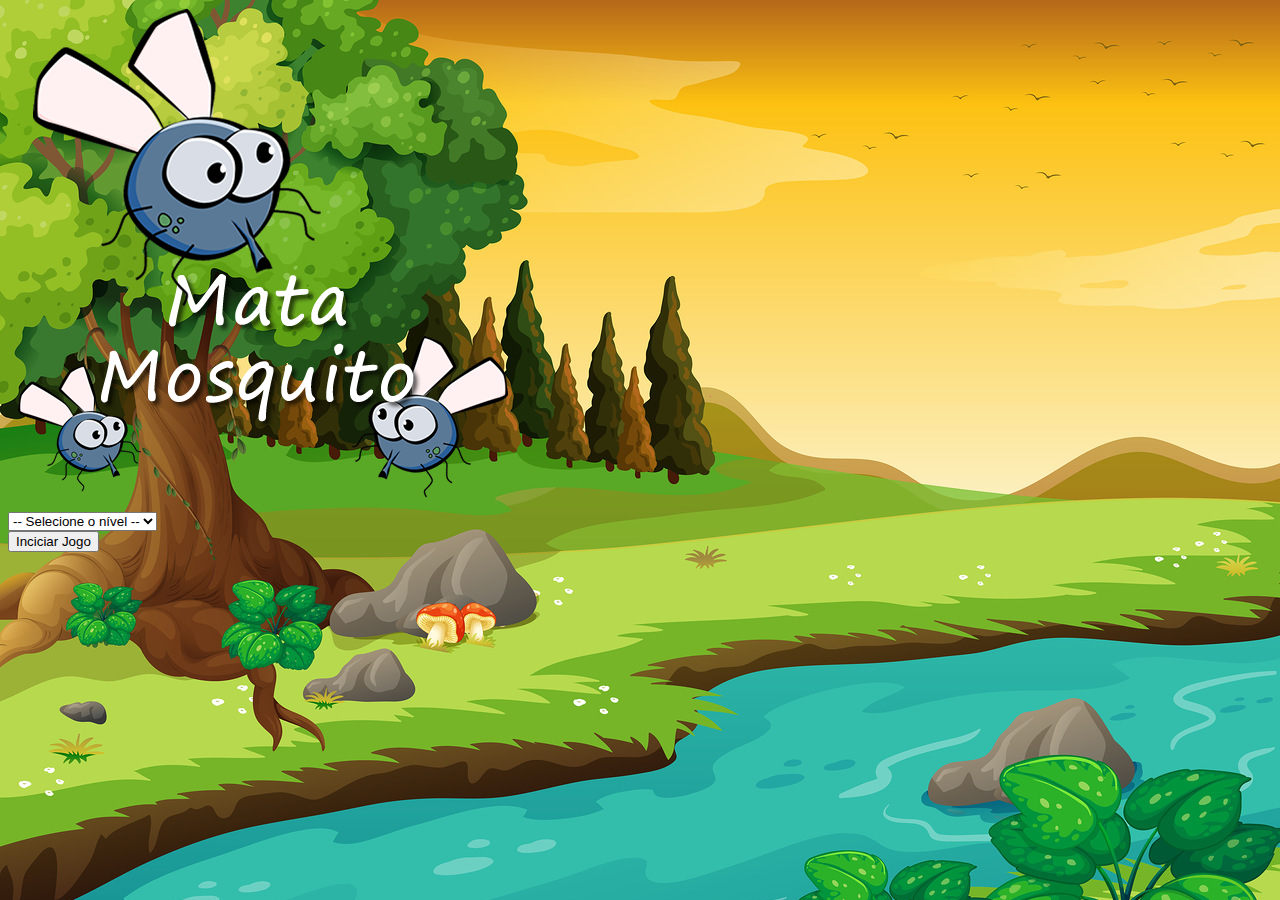
<file: index.html>
<!DOCTYPE html>
<html lang="pt">
  <head>
    <meta charset="UTF-8" />
    <meta http-equiv="X-UA-Compatible" content="IE=edge" />
    <meta name="viewport" content="width=device-width, initial-scale=1.0" />
    <title>Mata Mosquito</title>
    <link
      rel="stylesheet"
      href="https://stackpath.bootstrapcdn.com/bootstrap/4.1.3/css/bootstrap.min.css"
      integrity="sha384-MCw98/SFnGE8fJT3GXwEOngsV7Zt27NXFoaoApmYm81iuXoPkFOJwJ8ERdknLPMO"
      crossorigin="anonymous"
    />
    <link rel="stylesheet" href="css/estilo.css" />
    <script>
      function iniciarJogo() {
        var nivel = document.getElementById("nivel").value;
        if (nivel === "") {
          alert("Selecione um nível para iniciar o jogo");
          return false;
        }

        window.location.href = "app.html?" + nivel;
      }
    </script>
  </head>
  <body>
    <div class="container">
      <div class="row">
        <div class="col">
          <div class="d-flex justify-content-center">
            <img src="imagens/game.png" alt="Vitoria" />
          </div>
        </div>
      </div>
      <div class="row">
        <div class="col">
          <div class="d-flex justify-content-center">
            <div class="mb-2">
              <select name="niveis" class="form-control" id="nivel">
                <option value="">-- Selecione o nível --</option>
                <option value="normal">Normal</option>
                <option value="dificil">Díficil</option>
                <option value="chucknorris">Chuck Norris</option>
              </select>
            </div>
          </div>
        </div>
      </div>
      <div class="row">
        <div class="col">
          <div class="d-flex justify-content-center">
            <button
              type="button"
              class="btn btn-danger btn-lg"
              onclick="iniciarJogo()"
            >
              Inciciar Jogo
            </button>
          </div>
        </div>
      </div>
    </div>

    <!--By @srneil-->
  </body>
</html>
</file>
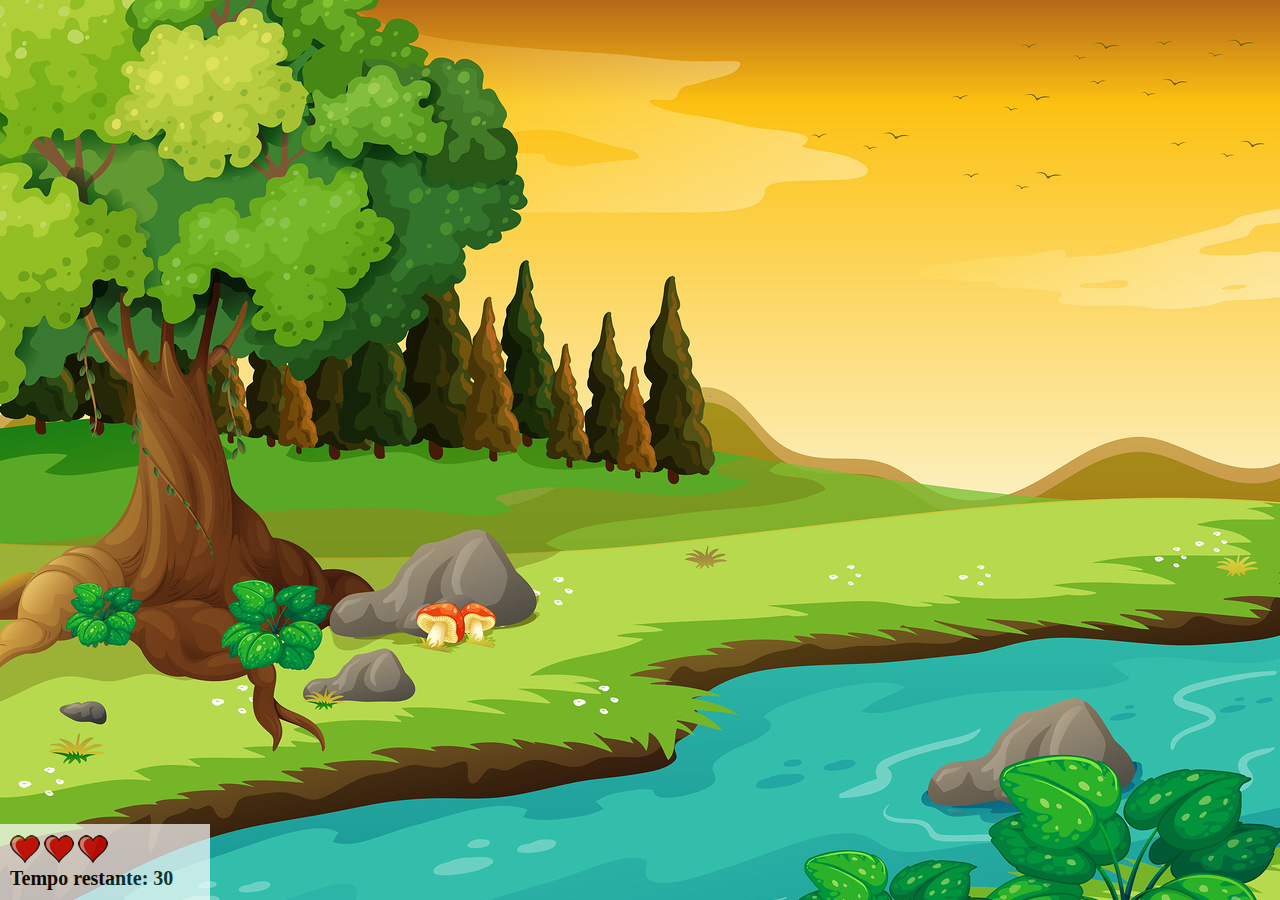
<file: app.html>
<!DOCTYPE html>
<html lang="pt">
  <head>
    <meta charset="UTF-8" />
    <meta http-equiv="X-UA-Compatible" content="IE=edge" />
    <meta name="viewport" content="width=device-width, initial-scale=1.0" />

    <title>Mata Mosquito</title>

    <link rel="stylesheet" href="css/estilo.css" />

    <script src="js/jogo.js"></script>
  </head>
  <body onresize="ajustaTamanhoPalcoJogo()">
    <div class="painel">
      <div class="vidas">
        <img id="v1" src="imagens/coracao_cheio.png" alt="Coracao Cheio" />
        <img id="v2" src="imagens/coracao_cheio.png" alt="Coracao Cheio" />
        <img id="v3" src="imagens/coracao_cheio.png" alt="Coracao Cheio" />
      </div>
      <div class="cronometro">
        Tempo restante: <span id="cronometro"></span>
      </div>
    </div>
    <script>
      document.getElementById("cronometro").innerHTML = tempo;
      var criaMosquito = setInterval(function () {
        posicaoRandomica();
      }, criaMosquitoTempo);
    </script>

    <!--By @srneil-->
  </body>
</html>
</file>
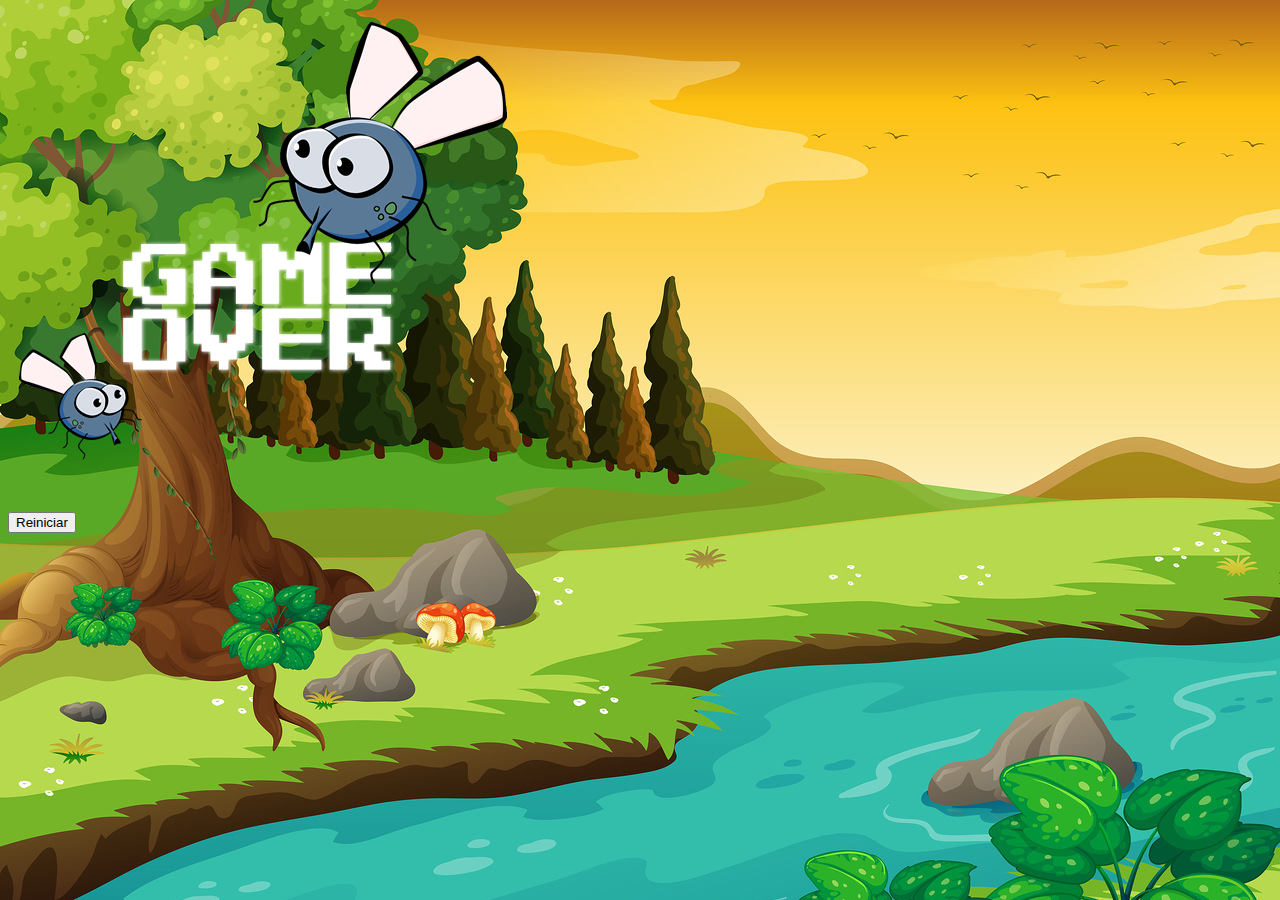
<file: fim_de_jogo.html>
<!DOCTYPE html>
<html lang="pt">
  <head>
    <meta charset="UTF-8" />
    <meta http-equiv="X-UA-Compatible" content="IE=edge" />
    <meta name="viewport" content="width=device-width, initial-scale=1.0" />
    <title>Mata Mosquito</title>
    <link
      rel="stylesheet"
      href="https://stackpath.bootstrapcdn.com/bootstrap/4.1.3/css/bootstrap.min.css"
      integrity="sha384-MCw98/SFnGE8fJT3GXwEOngsV7Zt27NXFoaoApmYm81iuXoPkFOJwJ8ERdknLPMO"
      crossorigin="anonymous"
    />
    <link rel="stylesheet" href="css/estilo.css" />
  </head>
  <body>
    <div class="container">
      <div class="row">
        <div class="col">
          <div class="d-flex justify-content-center">
            <img src="imagens/game_over.png" alt="Game Over" />
          </div>
        </div>
      </div>
      <div class="row">
        <div class="col">
          <div class="d-flex justify-content-center">
            <button
              type="button"
              class="btn btn-dark btn-lg"
              onclick="window.location.href = 'index.html' "
            >
              Reiniciar
            </button>
          </div>
        </div>
      </div>
    </div>
    <!--By @srneil-->
  </body>
</html>
</file>
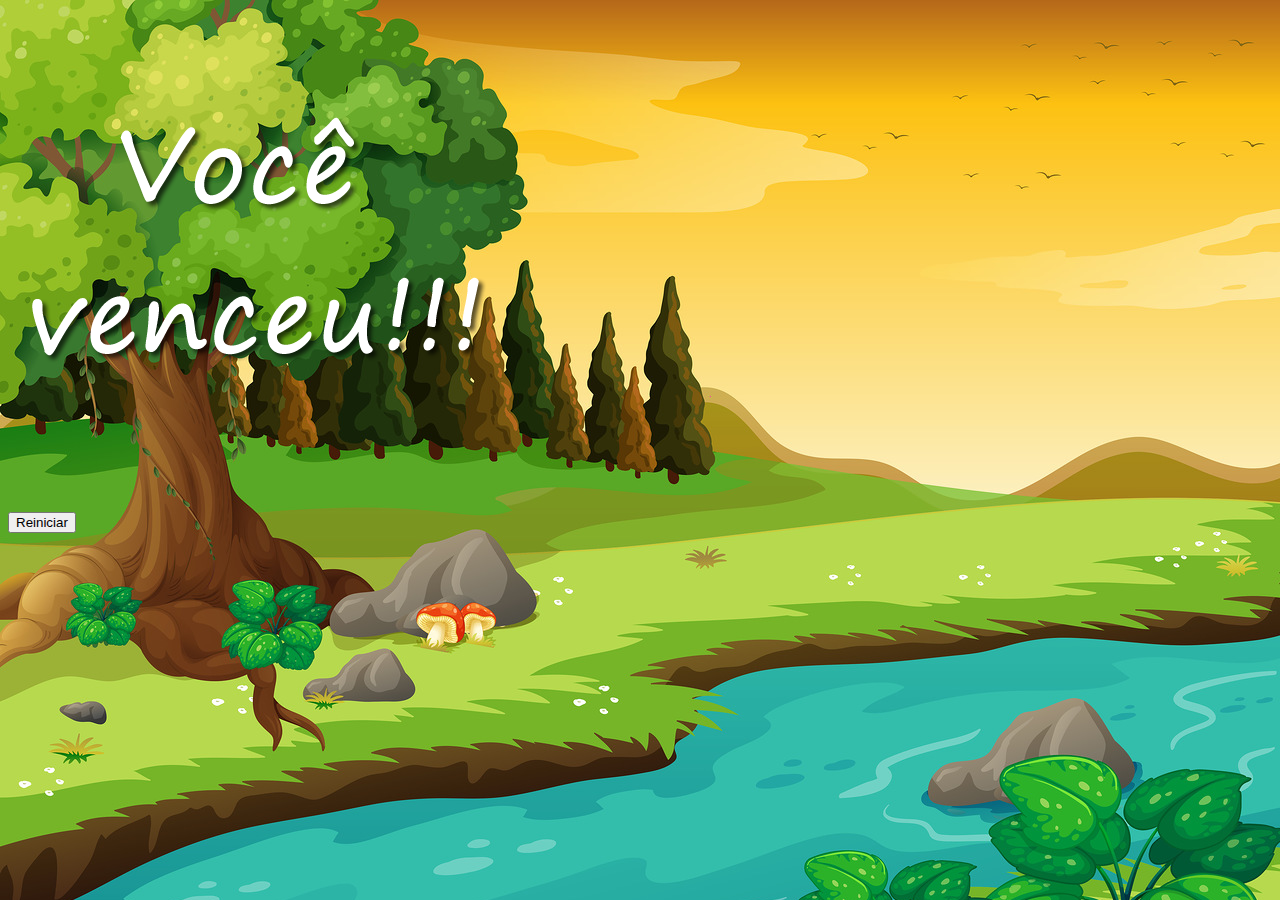
<file: vitoria.html>
<!DOCTYPE html>
<html lang="pt">
  <head>
    <meta charset="UTF-8" />
    <meta http-equiv="X-UA-Compatible" content="IE=edge" />
    <meta name="viewport" content="width=device-width, initial-scale=1.0" />
    <title>Mata Mosquito</title>
    <link
      rel="stylesheet"
      href="https://stackpath.bootstrapcdn.com/bootstrap/4.1.3/css/bootstrap.min.css"
      integrity="sha384-MCw98/SFnGE8fJT3GXwEOngsV7Zt27NXFoaoApmYm81iuXoPkFOJwJ8ERdknLPMO"
      crossorigin="anonymous"
    />
    <link rel="stylesheet" href="css/estilo.css" />
  </head>
  <body>
    <div class="container">
      <div class="row">
        <div class="col">
          <div class="d-flex justify-content-center">
            <img src="imagens/vitoria.png" alt="Vitoria" />
          </div>
        </div>
      </div>
      <div class="row">
        <div class="col">
          <div class="d-flex justify-content-center">
            <button
              type="button"
              class="btn btn-dark btn-lg"
              onclick="window.location.href = 'index.html' "
            >
              Reiniciar
            </button>
          </div>
        </div>
      </div>
    </div>

    <!--By @srneil-->
  </body>
</html>
</file>
<file: css/estilo.css>
html {
  cursor: url(../imagens/mata_mosquito.png) 30 30, auto;
}

body {
  background: url(../imagens/bg.jpg);
  background-repeat: no-repeat;
  height: 100%;
}
.mosquito1 {
  width: 50px;
  height: 50px;
}

.mosquito2 {
  width: 70px;
  height: 70px;
}

.mosquito3 {
  width: 90px;
  height: 90px;
}

.ladoA {
  transform: scaleX(1);
}

.ladoB {
  transform: scaleX(-1);
}

.painel {
  position: absolute;
  width: 190px;
  padding: 10px;
  left: 0px;
  bottom: 0px;
  border-top: 1px solid #fff;
  background-color: #fff;
  opacity: 0.7;
}

.vidas {
  float: left;
}

.cronometro {
  float: left;
  font-size: 20px;
  font-weight: bold;
}
</file>
